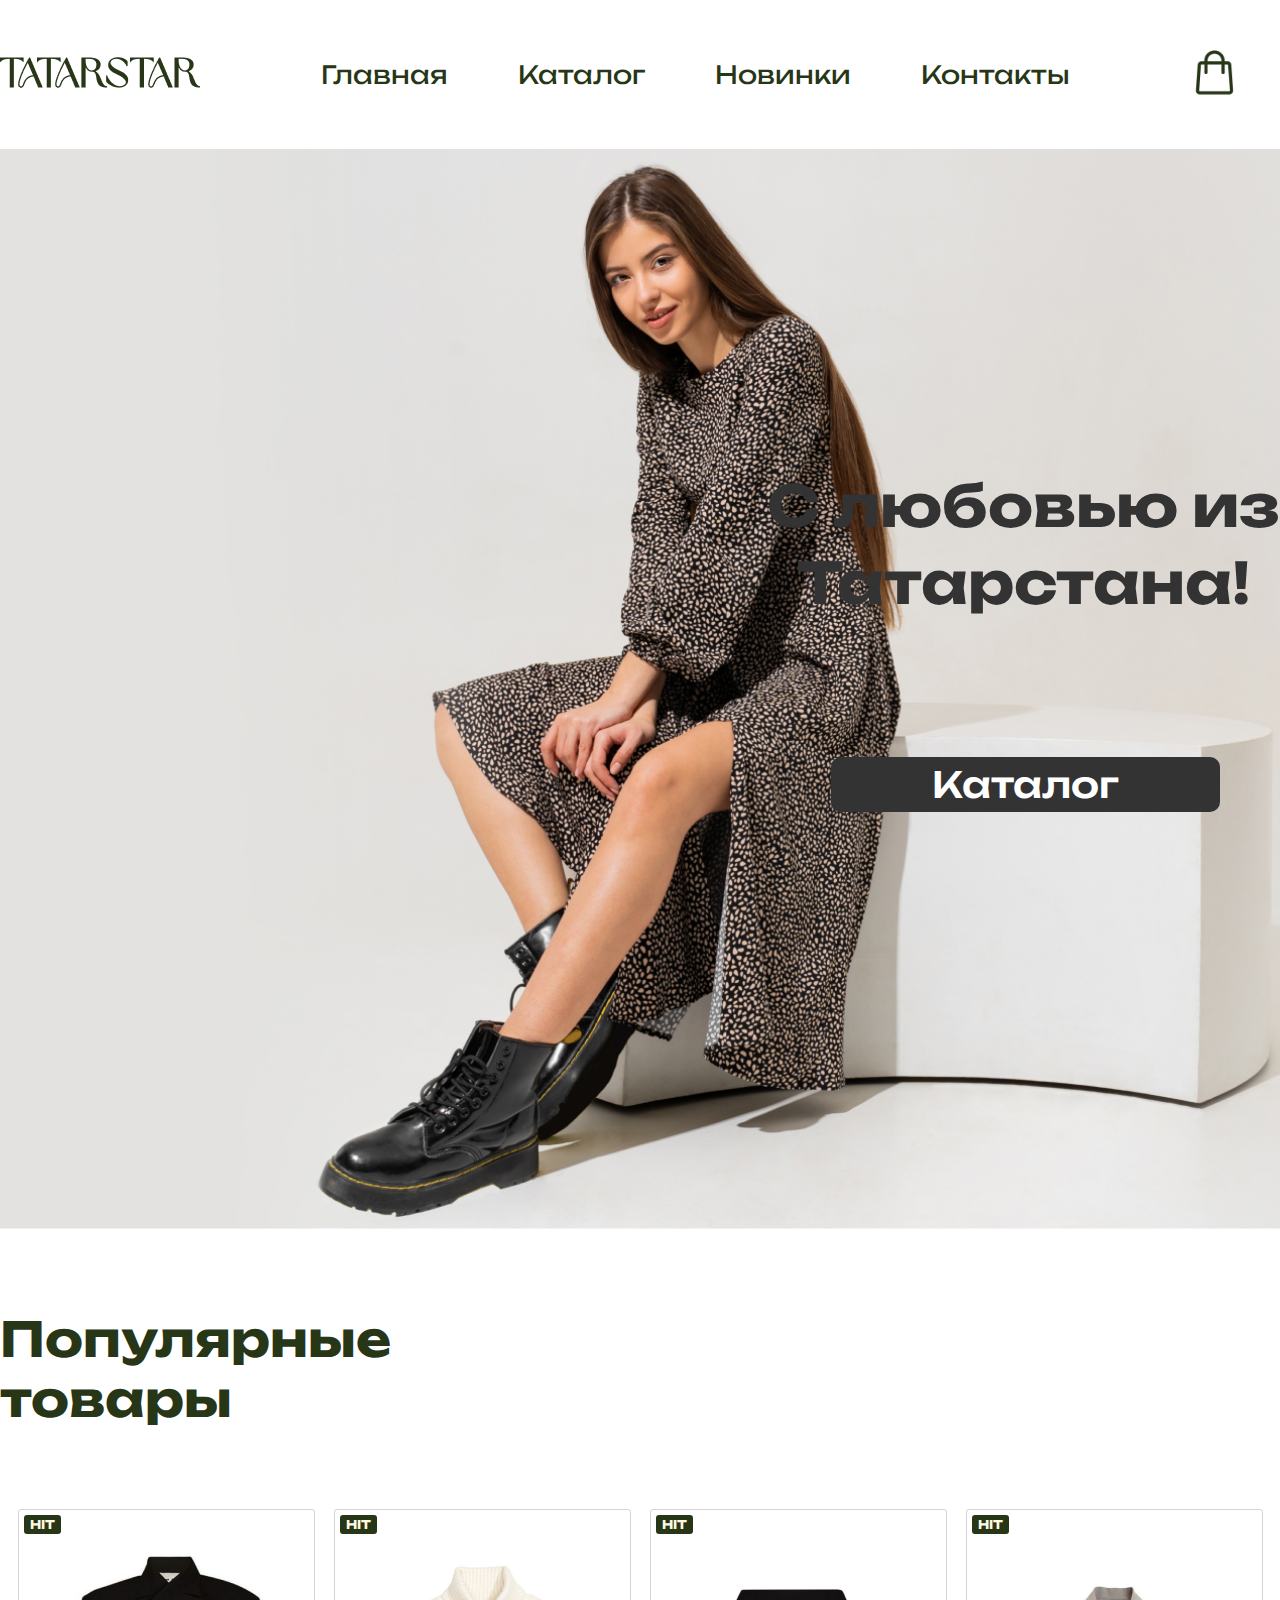
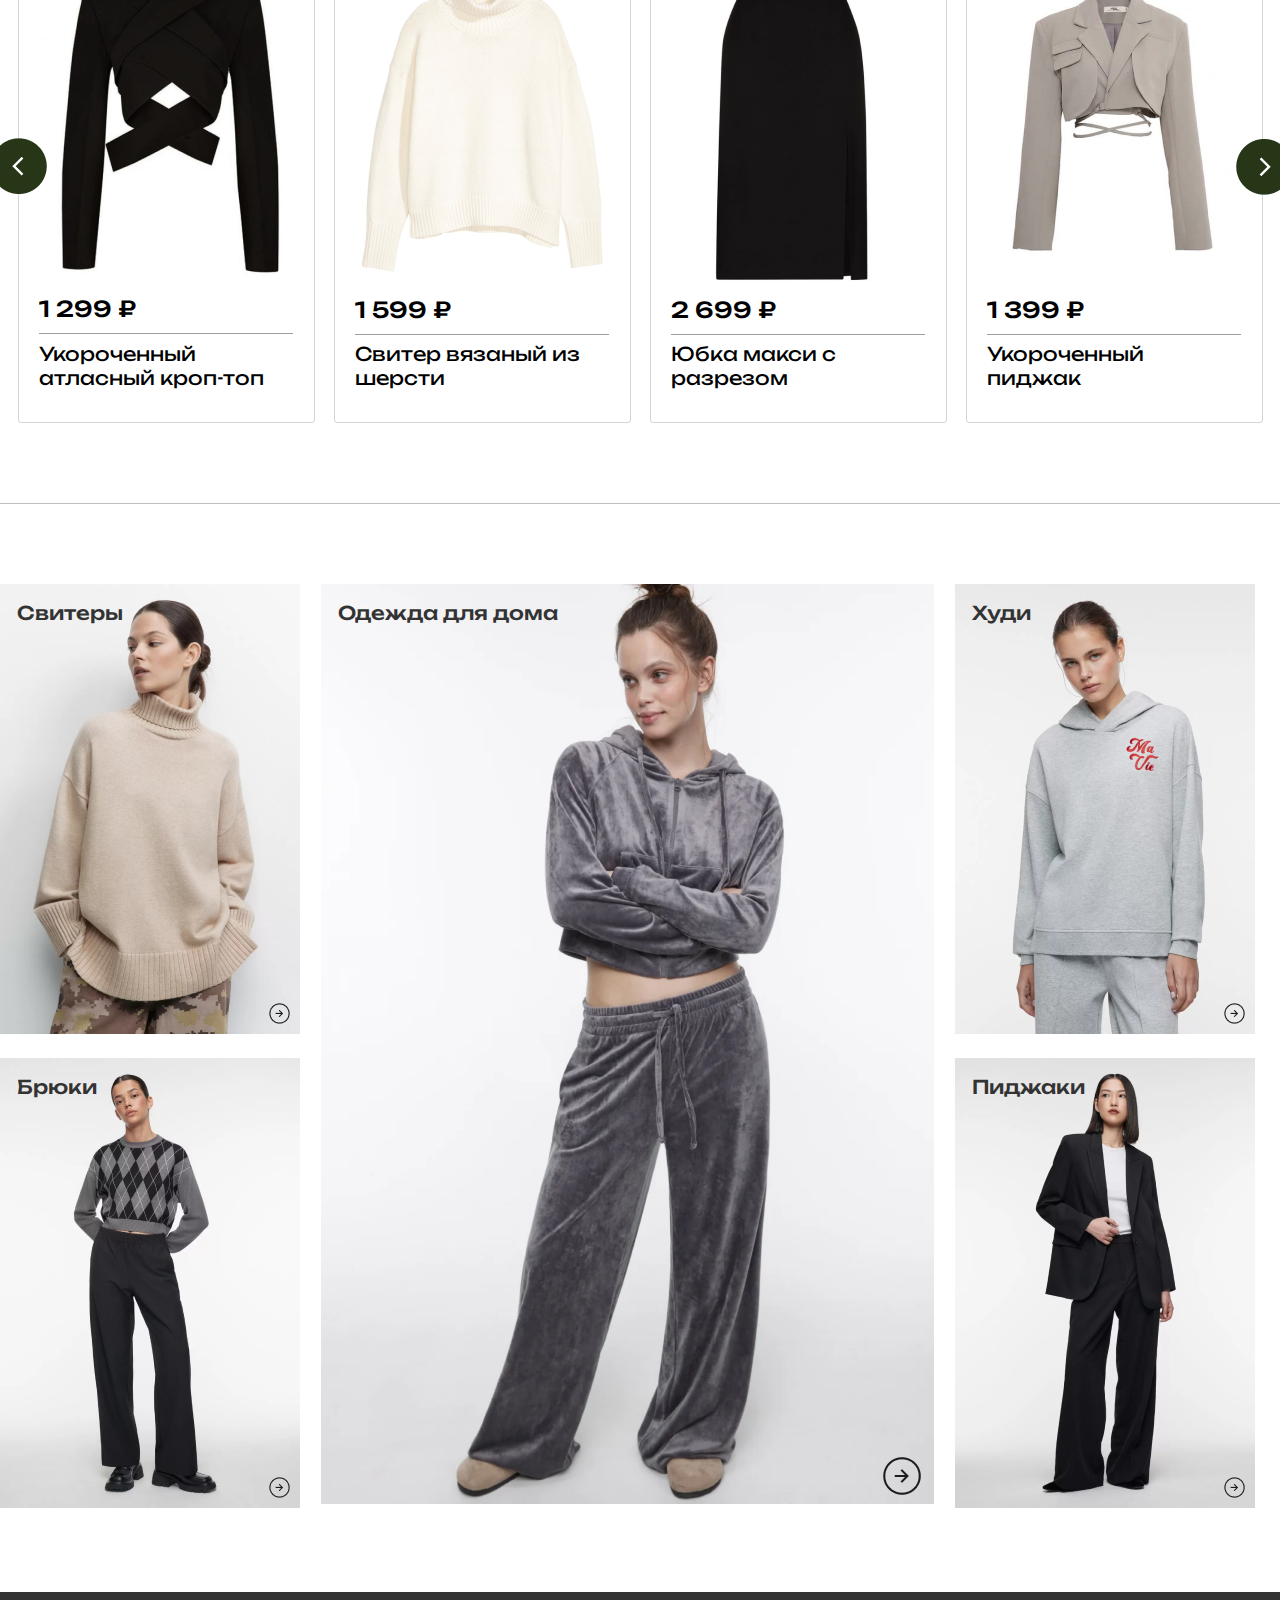
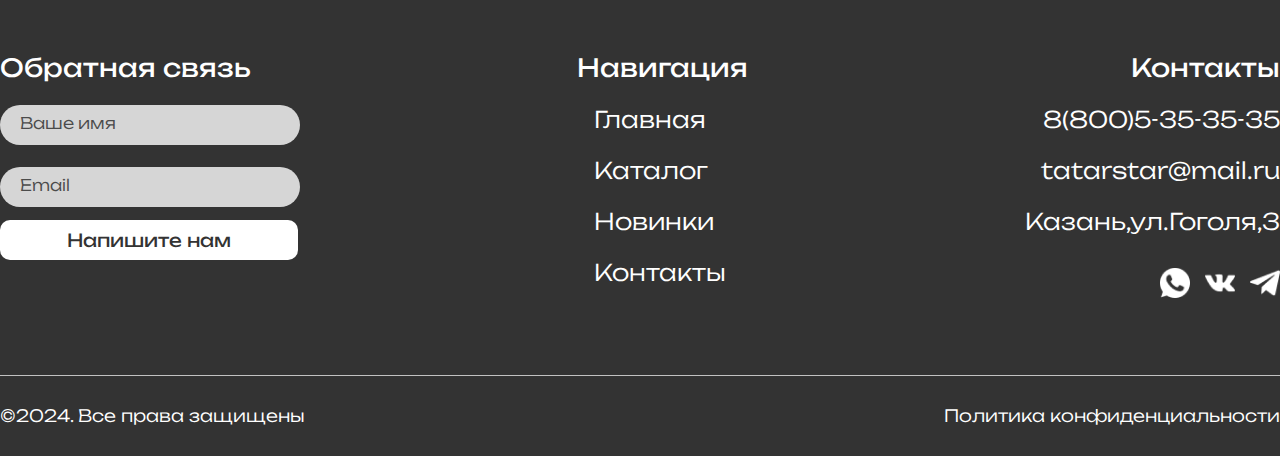
<file: index.html>
<!DOCTYPE html>
<html lang="en">

<head>
    <meta charset="UTF-8">
    <meta name="viewport" content="width=device-width, initial-scale=1.0">
    <link rel="stylesheet" href="https://cdnjs.cloudflare.com/ajax/libs/font-awesome/6.5.1/css/all.min.css"
        integrity="sha512-DTOQO9RWCH3ppGqcWaEA1BIZOC6xxalwEsw9c2QQeAIftl+Vegovlnee1c9QX4TctnWMn13TZye+giMm8e2LwA=="
        crossorigin="anonymous" referrerpolicy="no-referrer" />
    <title>TatarStar</title>
    <link rel="stylesheet" href="assets/css/style.css">
</head>

<body>
    <!-- header start -->
    <header>
        <div class="header-block container">
            <div class="header-logo">
                <img src="assets/image/logo/Tatarstar.jpg" alt="logo">
            </div>
            <div class="header-nav">
                <nav>
                    <a href="index.html">Главная</a>
                    <a href="catalog.html">Каталог</a>
                    <a href="tovar.html">Новинки</a>
                    <a href="#footer">Контакты</a>
                </nav>

            </div>
            <div class="header-icon">
                <a href="korzina.html"><img src="assets/image/header/shopping-bag 1.png" alt=""></a>
            </div>
             <i class="fa-solid fa-bars" style="color: #333333;"></i>
        </div>

    </header>
    <!-- header end -->

    <!-- banner start -->
    <div class="banner">
        <div class="banner-block container">
            <div class="banner-text">
                <h1>С любовью из <br> Татарстана!</h1>
            </div>
            <div class="banner-button">
                <a href="catalog.html" class="btn_banner">Каталог</a>
            </div>
        </div>
    </div>
    <!-- banner end -->

    <!-- popular start -->
    <div class="popular">
        <div class="popular-block container">
            <h2>Популярные <br> товары</h2>
            <div class="popular-cards">
                <div class="popular-card">
                    <img src="assets/image/popular/slider.png" alt="" class="sld sld-1">
                    <img src="assets/image/popular/tovar_1.png" alt="">
                    <div class="label">
                        <a href="#" class="label_icon">HIT</a>
                    </div>
                    <div class="card-info">
                        <h3>1 299 ₽</h3>
                        <div class="str"></div>
                        <h4>Укороченный <br> атласный кроп-топ</h4>
                    </div>
                </div>

                <div class="popular-card none">
                    <img src="assets/image/popular/tovar_2.png" alt="">
                    <div class="label">
                        <a href="#" class="label_icon">HIT</a>
                    </div>
                    <div class="card-info">
                        <h3>1 599 ₽</h3>
                        <div class="str"></div>
                        <h4>Свитер вязаный из <br> шерсти</h4>
                    </div>
                </div>

                <div class="popular-card none">
                    <img src="assets/image/popular/tovar_3.png" alt="">
                    <div class="label">
                        <a href="#" class="label_icon">HIT</a>
                    </div>
                    <div class="card-info">
                        <h3>2 699 ₽</h3>
                        <div class="str"></div>
                        <h4>Юбка макси с <br> разрезом</h4>
                    </div>

                </div>
                <div class="popular-card ">
                    <img src="assets/image/popular/tovar_4.png" alt="">
                    <div class="label">
                        <a href="#" class="label_icon">HIT</a>
                    </div>
                    <div class="card-info">
                        <h3>1 399 ₽</h3>
                        <div class="str"></div>
                        <h4>Укороченный <br> пиджак</h4>
                    </div>
                    <img src="assets/image/popular/sld2.png" alt="" class="sld">
                </div>

            </div>
        </div>
    </div>
    <!-- popular end -->

    <div class="str2"></div>

    <!-- categoria start -->
    <div class="categoria">
        <div class="categoria-block container">

            <div class="categoria-column">
                <div class="card_1">
                    <div class="name">
                        <h4>Свитеры</h4>
                        <img src="assets/image/categoria/ct1.png" alt="" class="cat1">
                        <div class="icon">
                            <a href="catalog.html"> <img src="assets/image/categoria/arrow_circle_right.png" alt=""></a>
                        </div>
                    </div>
                </div>
                <div class="card_2">
                    <div class="name">
                        <h4>Брюки</h4>
                        <img src="assets/image/categoria/ct2.png" alt="" class="cat1">
                        <div class="icon">
                            <a href="catalog.html"> <img src="assets/image/categoria/arrow_circle_right.png" alt=""></a>
                        </div>
                    </div>
                </div>
            </div>

            <div class="categoria-card none">
                <div class="name">
                    <h4>Одежда для дома</h4>
                    <img src="assets/image/categoria/ct3.png" alt="">
                    <div class="icon ">
                        <a href="catalog.html"> <img src="assets/image/categoria/arrow_circle_right1.png" alt=""></a>
                    </div>
                </div>

            </div>
            <div class="categoria-card_3">
                <div class="card_1">
                    <div class="name">
                        <h4>Худи</h4>
                        <img src="assets/image/categoria/ct4.png" alt="" class="cat1">
                        <div class="icon">
                            <a href="catalog.html"> <img src="assets/image/categoria/arrow_circle_right.png" alt=""></a>
                        </div>
                    </div>
                </div>
                <div class="card_2">
                    <div class="name">
                        <h4>Пиджаки</h4>
                        <img src="assets/image/categoria/ct5.png" alt="" class="cat1">
                        <div class="icon">
                            <a href="catalog.html"> <img src="assets/image/categoria/arrow_circle_right.png" alt=""></a>
                        </div>
                    </div>
                </div>
            </div>
        </div>
    </div>
    <!-- categoria end -->

    <!-- footer start -->
    <footer>
        <div class="footer-block container" id="footer">

            <div class="footer-forma">
                <h5>Обратная связь</h5>
                <form class="form_footer">
                    <input class="input_footer" type="text" placeholder="Ваше имя">
                    <input class="input_footer" type="text" placeholder="Email">
                </form>
                <div class="forma_btn">
                    <a href="#" class="btn_forma">Напишите нам</a>
                </div>
            </div>

            <div class="footer-nav">
                <h5>Навигация</h5>
                <div class="nav">
                    <a href="index.html">Главная</a>
                    <a href="catalog.html">Каталог</a>
                    <a href="tovar.html">Новинки</a>
                    <a href="#footer">Контакты</a>
                </div>
            </div>

            <div class="footer-contact">
                <h5>Контакты</h5>
                <p>8(800)5-35-35-35</p>
                <p>tatarstar@mail.ru</p>
                <p>Казань,ул.Гоголя,3</p>
                <div class="row_icon">
                    <img src="assets/image/footer/whatsapp.png" alt="">
                    <img src="assets/image/footer/vk-logo-of-social-network.png" alt="">
                    <img src="assets/image/footer/telegram.png" alt="">
                </div>

            </div>
        </div>
        <div class="str3"></div>
        <div class="info container">
            <p>©2024. Все права защищены</p>
            <p>Политика конфиденциальности</p>
        </div>
    </footer>
    <!-- footer end -->
</body>

</html>
</file>
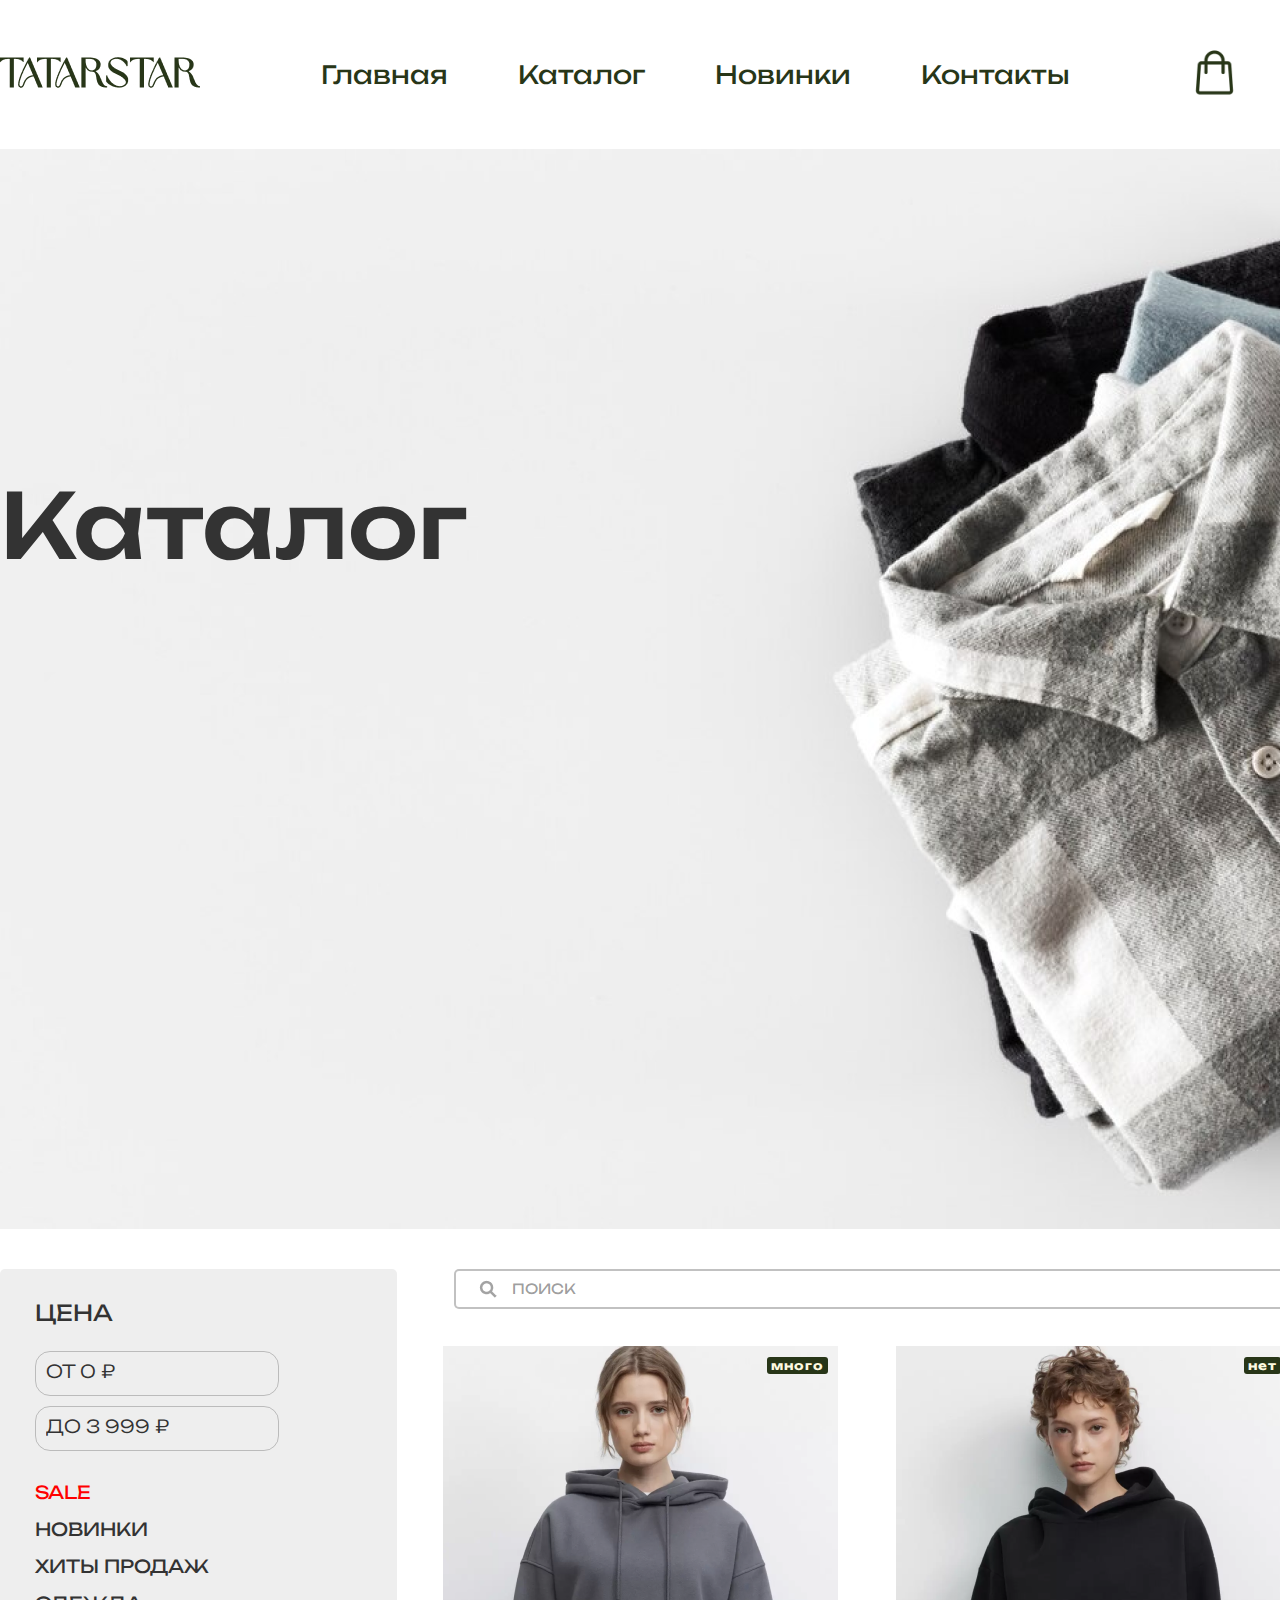
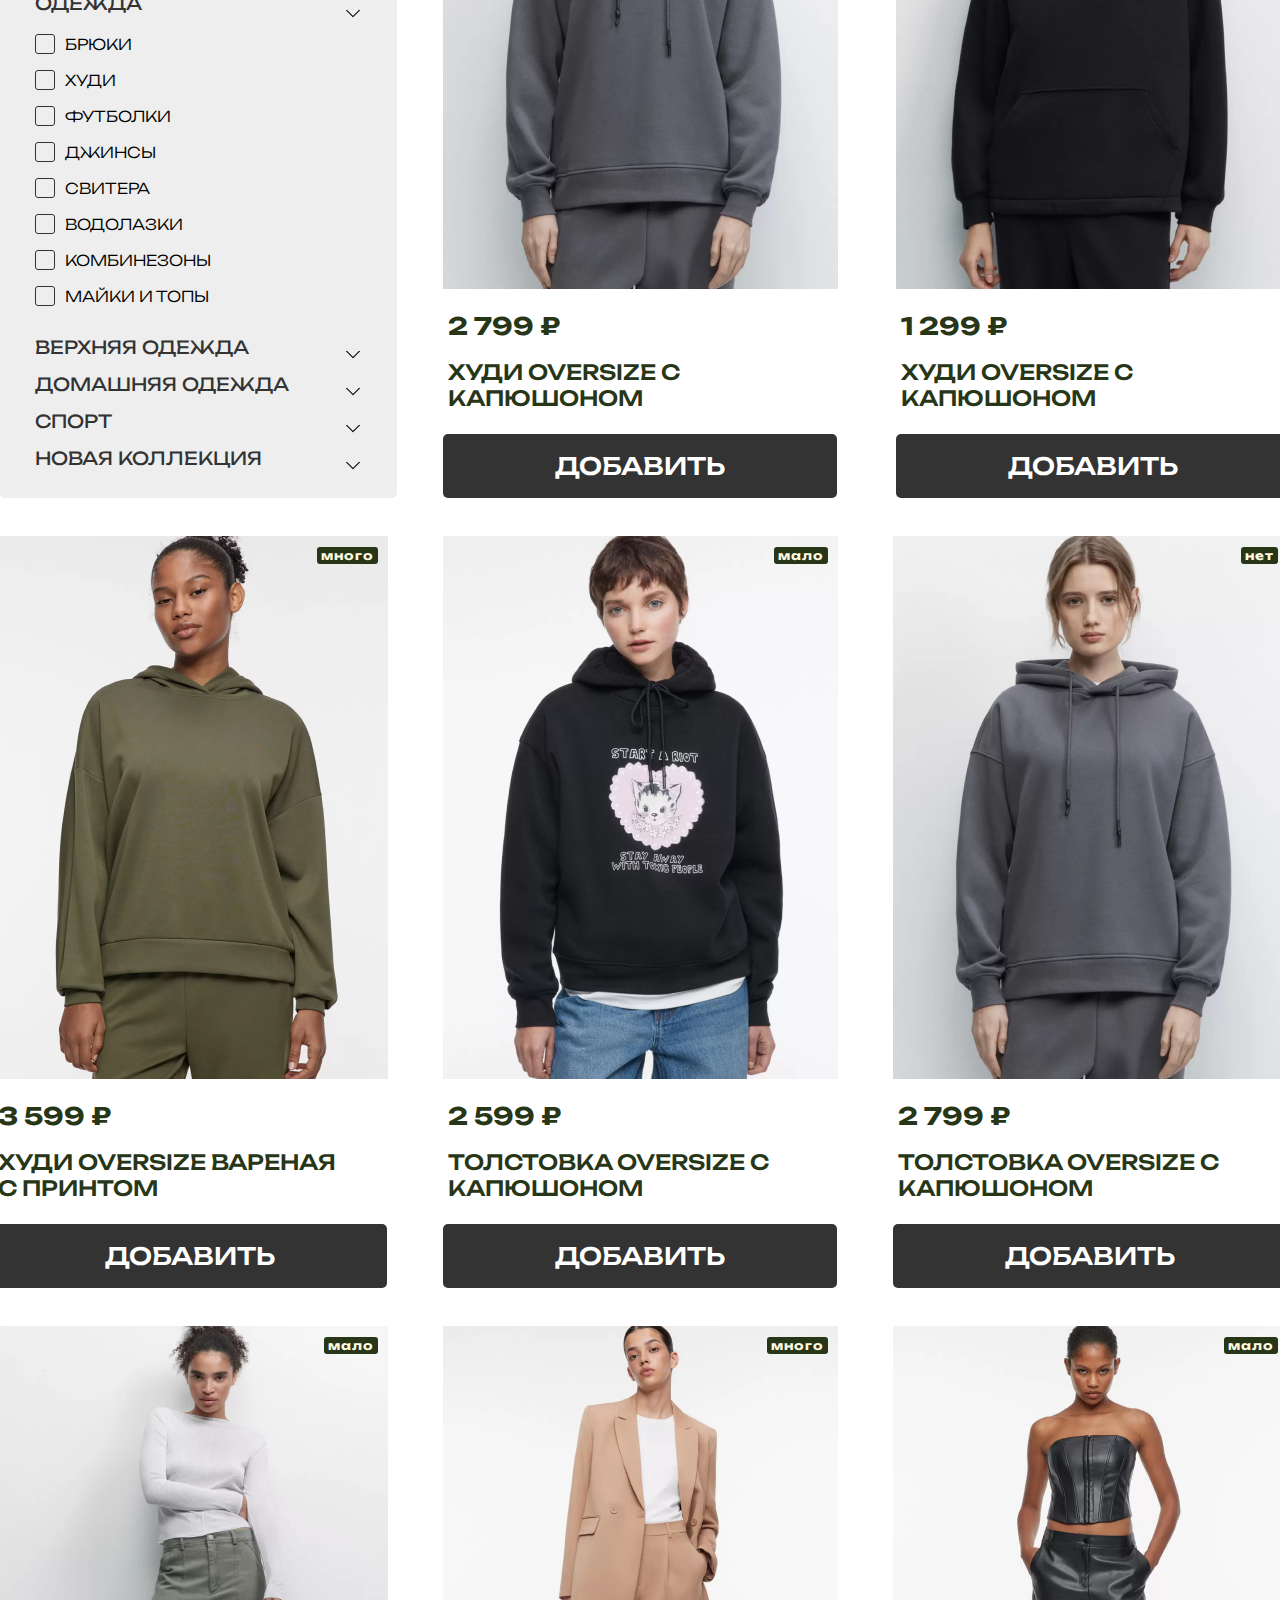
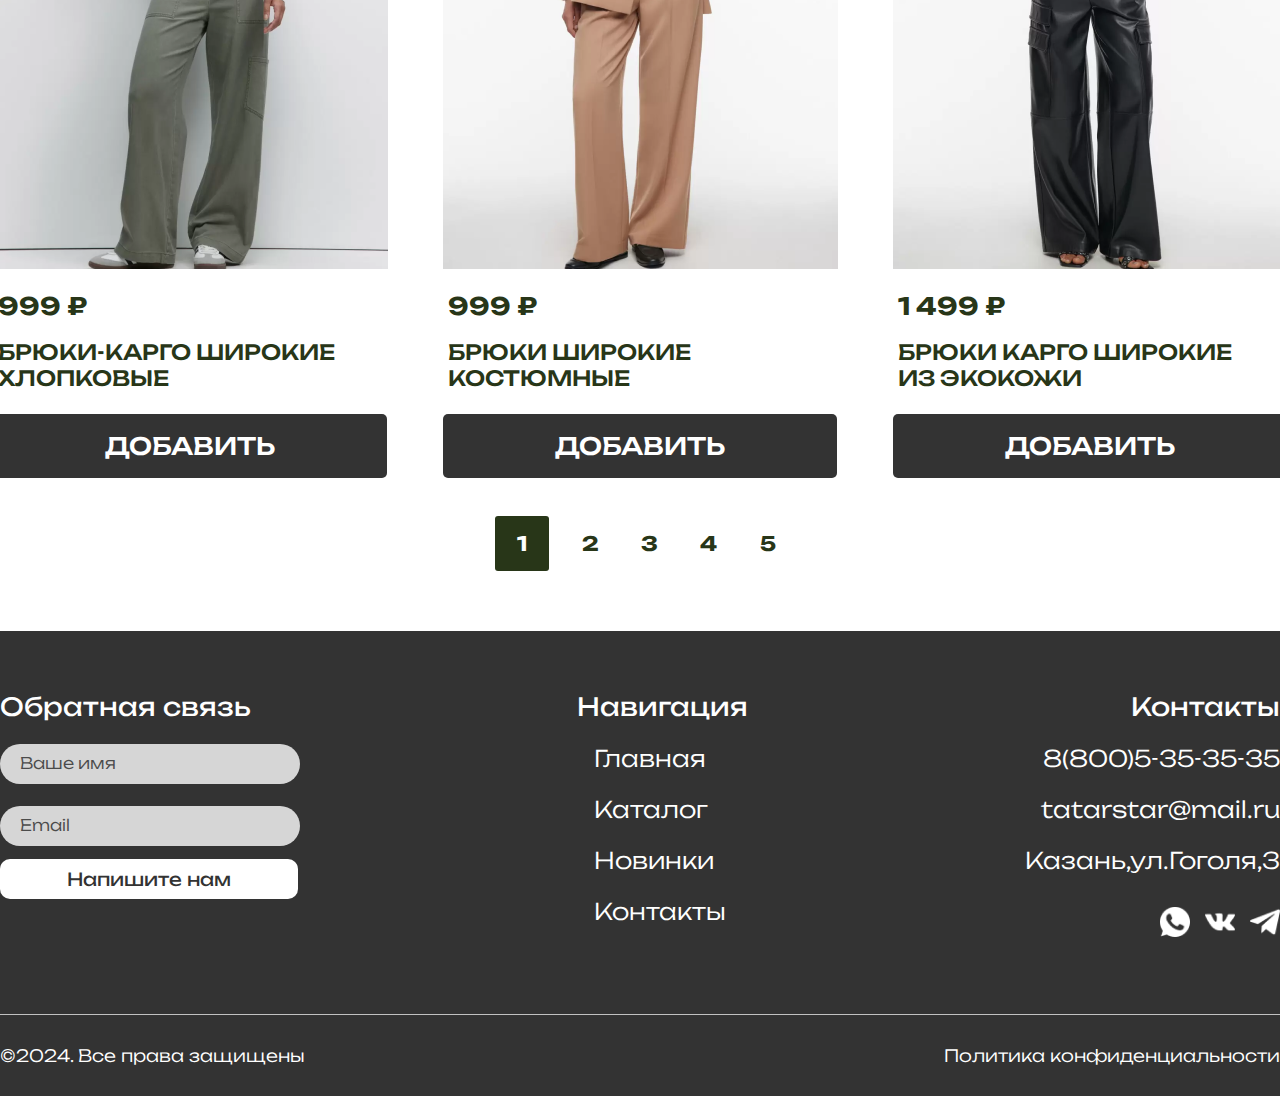
<file: catalog.html>
<!DOCTYPE html>
<html lang="ru">

<head>
    <meta charset="UTF-8">
    <meta name="viewport" content="width=device-width, initial-scale=1.0">
    <link rel="stylesheet" href="https://cdnjs.cloudflare.com/ajax/libs/font-awesome/6.5.1/css/all.min.css"
        integrity="sha512-DTOQO9RWCH3ppGqcWaEA1BIZOC6xxalwEsw9c2QQeAIftl+Vegovlnee1c9QX4TctnWMn13TZye+giMm8e2LwA=="
        crossorigin="anonymous" referrerpolicy="no-referrer" />
    <link rel="stylesheet" href="assets/css/style.css">
    <title>TatarStar</title>
</head>

<body>
    <!-- header start -->
    <header>
        <div class="header-block container">
            <div class="header-logo">
                <img src="assets/image/logo/Tatarstar.jpg" alt="logo">
            </div>
            <div class="header-nav">
                <nav>
                    <a href="index.html">Главная</a>
                    <a href="catalog.html">Каталог</a>
                    <a href="tovar.html">Новинки</a>
                    <a href="#footer">Контакты</a>
                </nav>
            </div>
            <div class="header-icon">
                <a href="korzina.html"><img src="assets/image/header/shopping-bag 1.png" alt=""></a>
            </div>
            <i class="fa-solid fa-bars" style="color: #333333;"></i>
        </div>
    </header>
    <!-- header end -->

    <!-- banner catalog start -->
    <div class="banner-catalog">
        <div class="banner-catalog-block container">
            <h2>Каталог</h2>
        </div>
    </div>
    <!-- banner-catalog end -->

    <div class="container">

        <!-- filter start -->
        <div class="filter container">
            <div class="price_fil">
                <h5>Цена</h5>
                <form action="" class="form_price">
                    <input class="input_fil" type="number" placeholder="от 0 ₽">
                    <input class="input_fil" type="number" placeholder="до 3 999 ₽">
                </form>
            </div>
            <h4><span class="span_fil">SALE</span></h4>
            <h4>Новинки</h4>
            <h4>Хиты продаж</h4>
            <div class="name_cat">
                <h4>Одежда</h4> <img src="assets/image/catalog/arrow_back_ios.png" alt="">
            </div>
            <div class="name_cat_2">
                <label class="custom-checkbox">
                    <input class="hidden-checkbox" type="checkbox">
                    <div class="checkbox">
                    </div>
                    <h6>Брюки</h6>
                </label>

                <label class="custom-checkbox">
                    <input class="hidden-checkbox" type="checkbox">
                    <div class="checkbox">
                    </div>
                    <h6>Худи</h6>
                </label>

                <label class="custom-checkbox">
                    <input class="hidden-checkbox" type="checkbox">
                    <div class="checkbox">
                    </div>
                    <h6>Футболки</h6>
                </label>

                <label class="custom-checkbox">
                    <input class="hidden-checkbox" type="checkbox">
                    <div class="checkbox">
                    </div>
                    <h6>Джинсы</h6>
                </label>

                <label class="custom-checkbox">
                    <input class="hidden-checkbox" type="checkbox">
                    <div class="checkbox">
                    </div>
                    <h6>Свитера</h6>
                </label>

                <label class="custom-checkbox">
                    <input class="hidden-checkbox" type="checkbox">
                    <div class="checkbox">
                    </div>
                    <h6>Водолазки</h6>
                </label>

                <label class="custom-checkbox">
                    <input class="hidden-checkbox" type="checkbox">
                    <div class="checkbox">
                    </div>
                    <h6>Комбинезоны</h6>
                </label>

                <label class="custom-checkbox">
                    <input class="hidden-checkbox" type="checkbox">
                    <div class="checkbox">
                    </div>
                    <h6>Майки и топы</h6>
                </label>
            </div>

            <div class="name_cat">
                <h5>Верхняя одежда</h5> <img src="assets/image/catalog/arrow_back_ios.png" alt="">
            </div>

            <div class="name_cat">
                <h5>Домашняя одежда</h5> <img src="assets/image/catalog/arrow_back_ios.png" alt="">
            </div>

            <div class="name_cat">
                <h5>спорт</h5> <img src="assets/image/catalog/arrow_back_ios.png" alt="">
            </div>

            <div class="name_cat">
                <h5>Новая коллекция</h5> <img src="assets/image/catalog/arrow_back_ios.png" alt="">
            </div>
        </div>


        <!-- filter end -->

        <!-- search start -->
        <div class="block">
            <div class="search">
                <form class="search_form">
                    <img class="img" src="assets/image/catalog/frame_inspect.png" alt="">
                    <input class="input_search" type="text" placeholder="Поиск">
                </form>
            </div>
            <div class="not_none">
                <img src="assets/image/catalog/tune.png" alt="">
                <h4>Фильтр</h4>
            </div>
            <div class="catalog_cards_1">
                <div class="catalog-card">
                    <div class="label-cat">
                        <h6>много</h6>
                    </div>
                    <img src="assets/image/catalog/image37.png" alt="">
                    <h4>2 799 ₽</h4>
                    <h5>худи oversize с <br> капюшоном</h5>
                    <div class="card-btn">
                        <a href="#" class="btn-card">Добавить</a>
                    </div>
                </div>
                <div class="catalog-card w-187">
                    <div class="label-cat">
                        <h6>нет</h6>
                    </div>
                    <img src="assets/image/catalog/image48.png" alt="">
                    <h4>1 299 ₽</h4>
                    <h5>худи oversize с <br> капюшоном</h5>
                    <div class="card-btn">
                        <a href="#" class="btn-card">Добавить</a>
                    </div>
                </div>
            </div>
        </div>

        <!-- search end -->

        <!-- catalog start -->
        <div class="catalog-block">
            <div class="catalog_cards_2">
                <div class="catalog-card">
                    <div class="label-cat">
                        <h6>много</h6>
                    </div>
                    <img src="assets/image/catalog/image39.png" alt="">
                    <h4>3 599 ₽</h4>
                    <h5>худи oversize вареная <br> с принтом</h5>
                    <div class="card-btn">
                        <a href="#" class="btn-card">Добавить</a>
                    </div>
                </div>
                <div class="catalog-card">
                    <div class="label-cat">
                        <h6>мало</h6>
                    </div>
                    <img src="assets/image/catalog/image38.png" alt="">
                    <h4>2 599 ₽</h4>
                    <h5>толстовка oversize с <br> капюшоном</h5>
                    <div class="card-btn">
                        <a href="#" class="btn-card">Добавить</a>
                    </div>
                </div>
                <div class="catalog-card none">
                    <div class="label-cat">
                        <h6>нет</h6>
                    </div>
                    <img src="assets/image/catalog/image37.png" alt="">
                    <h4>2 799 ₽</h4>
                    <h5>толстовка oversize с <br> капюшоном</h5>
                    <div class="card-btn">
                        <a href="#" class="btn-card">Добавить</a>
                    </div>
                </div>
            </div>

            <div class="catalog_cards_3">
                <div class="catalog-card">
                    <div class="label-cat">
                        <h6>мало</h6>
                    </div>
                    <img src="assets/image/catalog/image44.png" alt="">
                    <h4>999 ₽</h4>
                    <h5>брюки-карго широкие <br> хлопковые</h5>
                    <div class="card-btn">
                        <a href="#" class="btn-card">Добавить</a>
                    </div>
                </div>
                <div class="catalog-card">
                    <div class="label-cat">
                        <h6>много</h6>
                    </div>
                    <img src="assets/image/catalog/image45.png" alt="">
                    <h4>999 ₽</h4>
                    <h5>брюки широкие <br> костюмные</h5>
                    <div class="card-btn">
                        <a href="#" class="btn-card">Добавить</a>
                    </div>
                </div>
                <div class="catalog-card none">
                    <div class="label-cat">
                        <h6>мало</h6>
                    </div>
                    <img src="assets/image/catalog/image46.png" alt="">
                    <h4>1 499 ₽</h4>
                    <h5>брюки карго широкие <br> из экокожи </h5>
                    <div class="card-btn">
                        <a href="#" class="btn-card">Добавить</a>
                    </div>
                </div>
            </div>
        </div>
        <!-- пагинация -->
        <div class="number-block container">
            <div class="item1">1</div>
            <div class="item">2</div>
            <div class="item">3</div>
            <div class="item">4</div>
            <div class="item">5</div>
        </div>
        <!-- пагинация -->
    </div>
    <!-- catalog end -->

    <!-- footer start -->
    <footer>
        <div class="footer-block container">

            <div class="footer-forma">
                <h5>Обратная связь</h5>
                <form class="form_footer">
                    <input class="input_footer" type="text" placeholder="Ваше имя">
                    <input class="input_footer" type="text" placeholder="Email">
                </form>
                <div class="forma_btn">
                    <a href="#" class="btn_forma">Напишите нам</a>
                </div>
            </div>

            <div class="footer-nav">
                <h5>Навигация</h5>
                <div class="nav">
                    <a href="index.html">Главная</a>
                    <a href="catalog.html">Каталог</a>
                    <a href="tovar.html">Новинки</a>
                    <a href="#footer">Контакты</a>
                </div>
            </div>

            <div class="footer-contact">
                <h5>Контакты</h5>
                <p>8(800)5-35-35-35</p>
                <p>tatarstar@mail.ru</p>
                <p>Казань,ул.Гоголя,3</p>
                <div class="row_icon">
                    <img src="assets/image/footer/whatsapp.png" alt="">
                    <img src="assets/image/footer/vk-logo-of-social-network.png" alt="">
                    <img src="assets/image/footer/telegram.png" alt="">
                </div>

            </div>
        </div>
        <div class="str3"></div>
        <div class="info container">
            <p>©2024. Все права защищены</p>
            <p>Политика конфиденциальности</p>
        </div>
    </footer>
    <!-- footer end -->



</body>

</html>
</file>
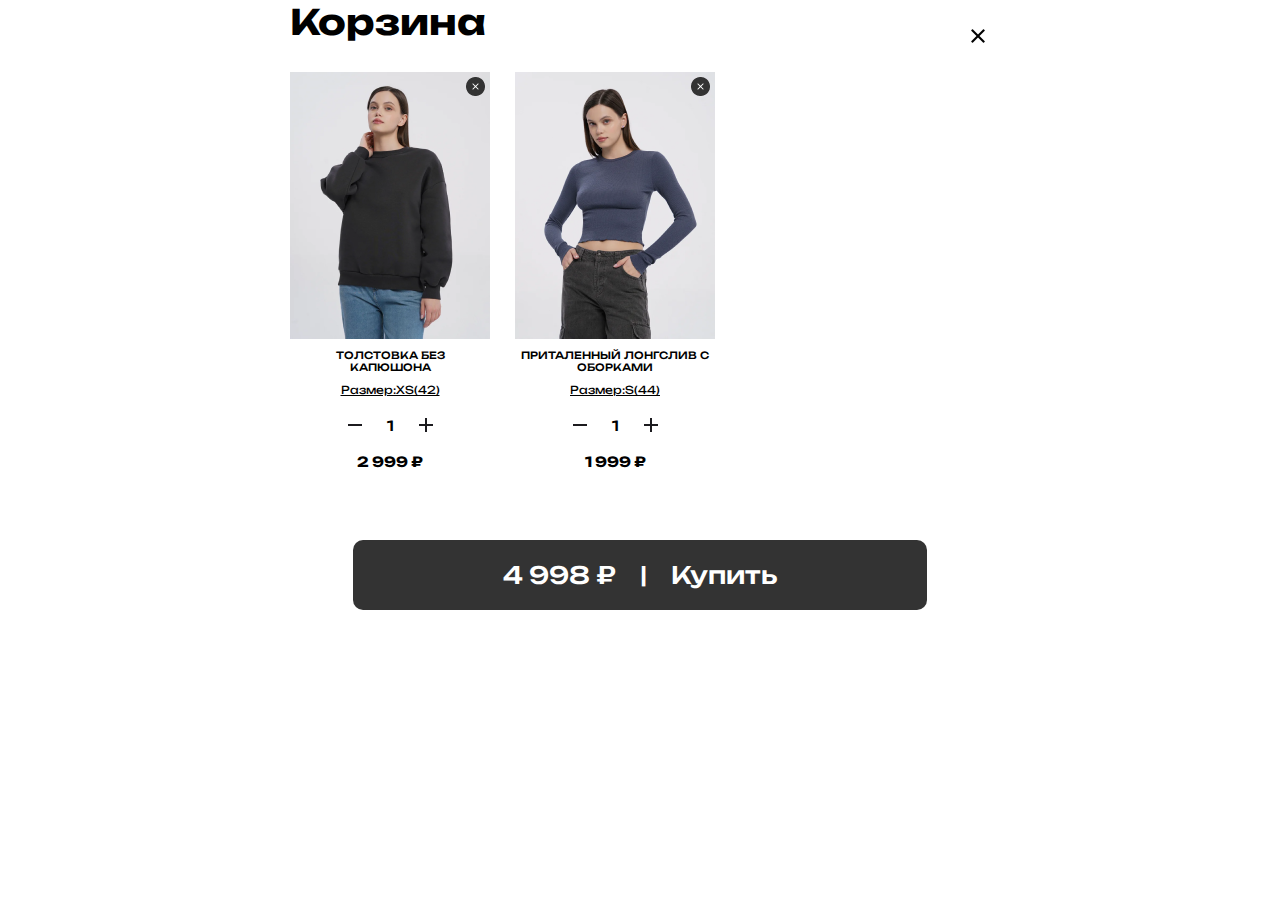
<file: korzina.html>
<!DOCTYPE html>
<html lang="ru">

<head>
    <meta charset="UTF-8">
    <meta name="viewport" content="width=device-width, initial-scale=1.0">
    <title>TatarStar</title>
    <link rel="stylesheet" href="assets/css/style.css">
</head>

<body>
    <section>
        <div class="container2">
            <div class="top">
                <h3>Корзина</h3>
                <img src="assets/image/korzina/close.png" alt="">
            </div>
            <div class="tovar-cards">
                <div class="tovar-card">
                  <div class="close">
                    <a href="#">  <img src="assets/image/korzina/close2.png" alt=""></a>
                    </div>
                    <img src="assets/image/korzina/image25.png" alt="" class="img_card">
                    <h4>ТОЛСТОВКА БЕЗ <br> КАПЮШОНА</h4>
                    <h5>Размер:XS(42)</h5>
                    <div class="kol-vo">
                        <img src="assets/image/korzina/minus.png" alt="">
                        <p>1</p>
                        <img src="assets/image/korzina/plus.png" alt="">
                    </div>
                    <h6>2 999 ₽</h6>
                </div>

                <div class="tovar-card">
                  <div class="close">
                    <a href="#">  <img src="assets/image/korzina/close2.png" alt=""></a>
                    </div>
                    <img src="assets/image/korzina/image26.png" alt="" class="img_card">
                    <h4>ПРИТАЛЕННЫЙ ЛОНГСЛИВ С <br> ОБОРКАМИ</h4>
                    <h5>Размер:S(44)</h5>
                    <div class="kol-vo">
                        <img src="assets/image/korzina/minus.png" alt="">
                        <p>1</p>
                        <img src="assets/image/korzina/plus.png" alt="">
                    </div>
                    <h6>1 999 ₽</h6>
                </div>
            </div>
            <div class="korzina-btn">
                <a href="#" class="btn_korzina">4 998 ₽  &nbsp;&nbsp;&nbsp;|&nbsp;&nbsp;&nbsp; Купить</a>
            </div>
        </div>
    </section>

</body>

</html>
</file>
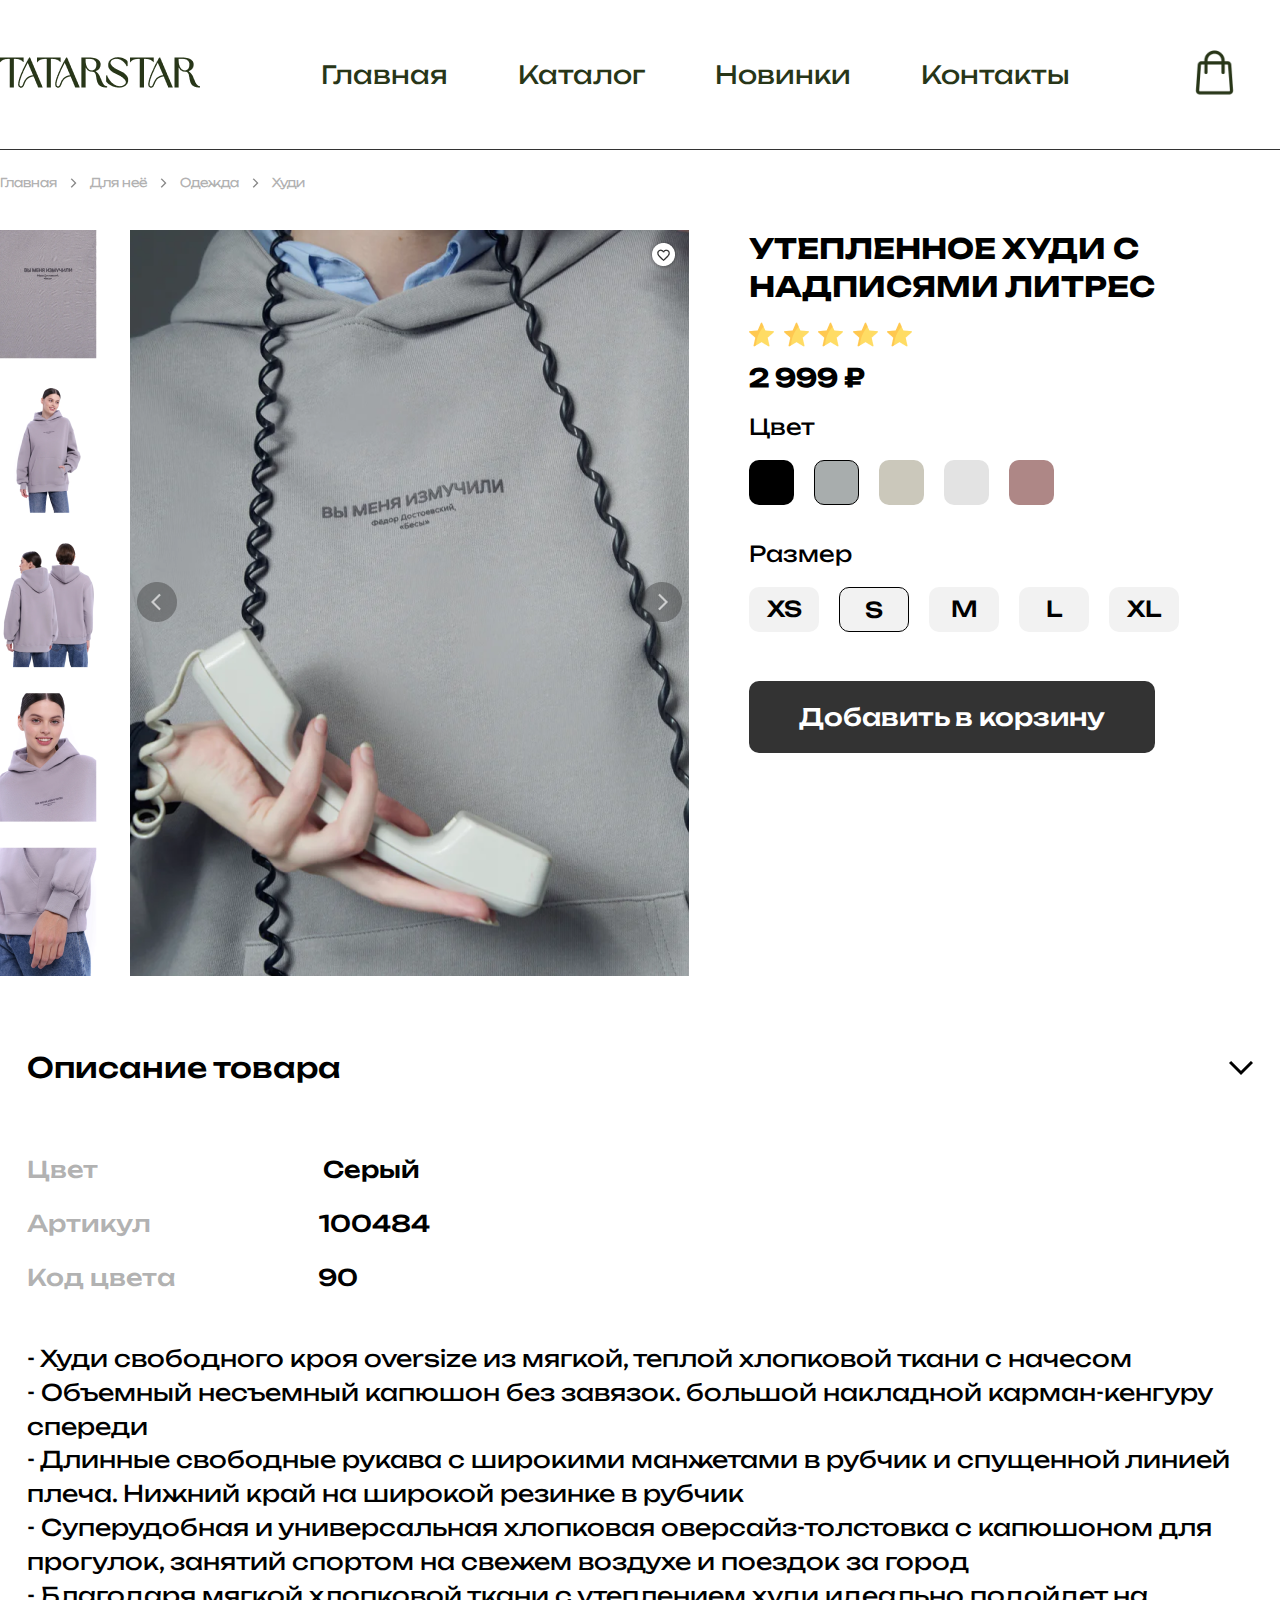
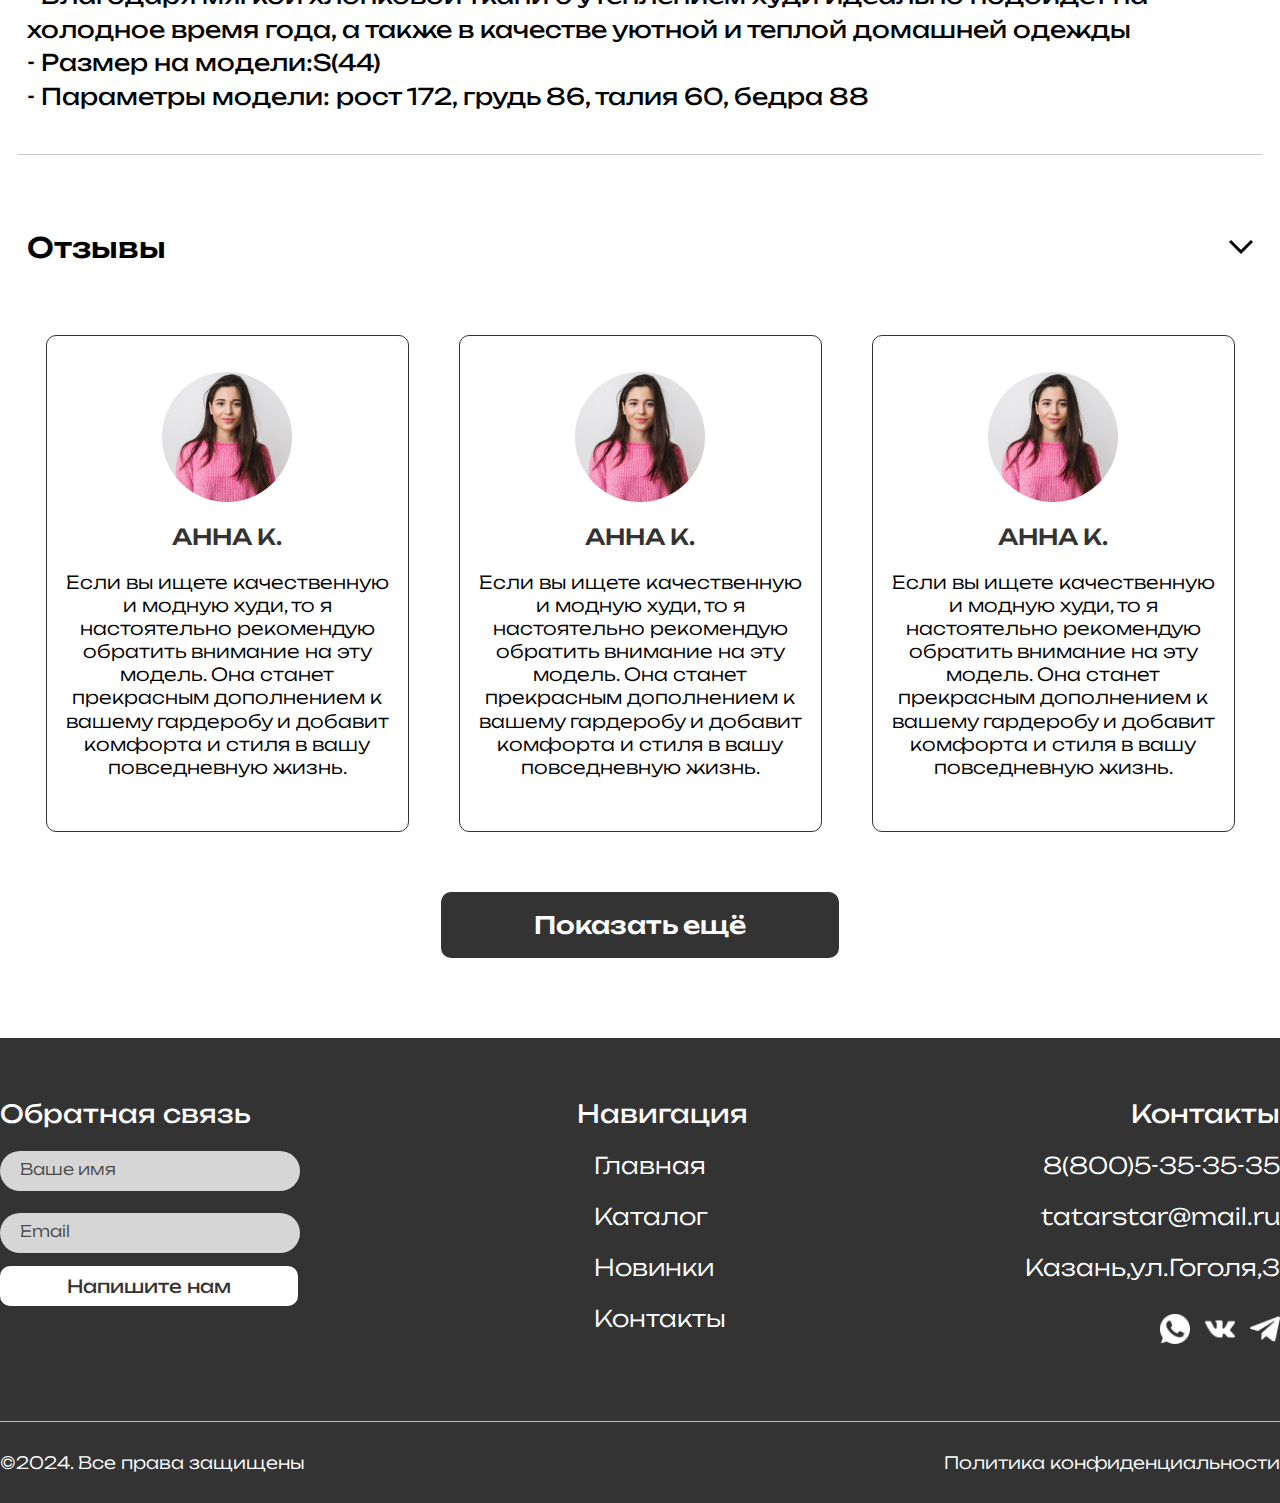
<file: tovar.html>
<!DOCTYPE html>
<html lang="ru">

<head>
    <meta charset="UTF-8">
    <meta name="viewport" content="width=device-width, initial-scale=1.0">
    <link rel="stylesheet" href="https://cdnjs.cloudflare.com/ajax/libs/font-awesome/6.5.1/css/all.min.css"
    integrity="sha512-DTOQO9RWCH3ppGqcWaEA1BIZOC6xxalwEsw9c2QQeAIftl+Vegovlnee1c9QX4TctnWMn13TZye+giMm8e2LwA=="
    crossorigin="anonymous" referrerpolicy="no-referrer" />
    <link rel="stylesheet" href="assets/css/style.css">
    <title>TatarStar</title>
</head>

<body>
    <!-- header start -->
    <header>
        <div class="header-block container">
            <div class="header-logo">
                <img src="assets/image/logo/Tatarstar.jpg" alt="logo">
            </div>
            <div class="header-nav">
                <nav>
                    <a href="index.html">Главная</a>
                    <a href="catalog.html">Каталог</a>
                    <a href="tovar.html">Новинки</a>
                    <a href="#footer">Контакты</a>
                </nav>
            </div>
            <div class="header-icon">
                <a href="korzina.html"><img src="assets/image/header/shopping-bag 1.png" alt=""></a>
            </div>
            <i class="fa-solid fa-bars" style="color: #333333;"></i>
        </div>
    </header>
    <!-- header end -->
    <div class="str4 none"></div>
    <!-- хлебные крошки начало -->
    <div class="way container none">
        <p>Главная</p>
        <img src="assets/image/tovar/arrow_forward_ios.png" alt="">
        <p>Для неё</p>
        <img src="assets/image/tovar/arrow_forward_ios.png" alt="">
        <p>Одежда</p>
        <img src="assets/image/tovar/arrow_forward_ios.png" alt="">
        <p>Худи</p>
    </div>
    <!-- хлебные крошки конец -->
    <!-- card tovar start -->
    <div class="tovar-block container">
        <div class="column-img none">
            <div class="colimg">
                <img src="assets/image/tovar/image16.png" alt="">
            </div>
            <div class="colimg">
                <img src="assets/image/tovar/image17.png" alt="">
            </div>
            <div class="colimg">
                <img src="assets/image/tovar/image18.png" alt="">
            </div>
            <div class="colimg">
                <img src="assets/image/tovar/image19.png" alt="">
            </div>
            <div class="colimg">
                <img src="assets/image/tovar/image20.png" alt="">
            </div>
        </div>

        <div class="center-img">
            <div class="favorites">
                <img src="assets/image/tovar/Group19.png" alt="">
            </div>
            <div class="slaider1 none">
                <img src="assets/image/tovar/Group10.png" alt="">
            </div>
            <div class="slaider2 none">
                <img src="assets/image/tovar/Group9.png" alt="">
            </div>
            <img src="assets/image/tovar/image.png" alt="">
        </div>
        <img src="assets/image/Group14.png" alt="" class="not_none_1">
        <div class="tovar-info">
            <h2>УТЕПЛЕННОЕ ХУДИ С <br> НАДПИСЯМИ ЛИТРЕС</h2>
            <div class="rating">
                <img src="assets/image/tovar/Star.png" alt="">
                <img src="assets/image/tovar/Star.png" alt="">
                <img src="assets/image/tovar/Star.png" alt="">
                <img src="assets/image/tovar/Star.png" alt="">
                <img src="assets/image/tovar/Star.png" alt="">
            </div>
            <h4>2 999 ₽</h4>
            <h5>Цвет</h5>
            <div class="color">
                <div class="square black"></div>
                <div class="square2 grey"></div>
                <div class="square beige"></div>
                <div class="square white"></div>
                <div class="square pink"></div>
            </div>
            <h5>Размер</h5>
            <div class="size">
                <div class="siz">XS</div>
                <div class="siz border">S</div>
                <div class="siz">M</div>
                <div class="siz">L</div>
                <div class="siz">XL</div>
            </div>
            <div class="tovar_btn">
                <a href="#" class="btn_tovar">Добавить в корзину</a>
            </div>

        </div>
    </div>
    <!-- card tovar start -->

    <!-- description tovar start -->
    <div class="description-tovar container">
        <div class="zagolovok">
            <h4>Описание товара</h4>
            <img src="assets/image/tovar/arrow_back_ios.png" alt="">
        </div>
        <div class="list-descrip none">
            <div class="list-desc_1 none">
                <h4>Цвет</h4>
                <h5>Серый</h5>
            </div>
            <div class="list-desc_2 none">
                <h4>Артикул</h4>
                <h5>100484</h5>
            </div>
            <div class="list-desc_3 none">
                <h4>Код цвета</h4>
                <h5>90</h5>
            </div>
        </div>
        <p>- Худи свободного кроя oversize из мягкой, теплой хлопковой ткани с начесом</p>
        <p>- Объемный несъемный капюшон без завязок. большой накладной карман-кенгуру спереди</p>
        <p>- Длинные свободные рукава с широкими манжетами в рубчик и спущенной линией плеча. Нижний край на широкой
            резинке в рубчик</p>
        <p>- Суперудобная и универсальная хлопковая оверсайз-толстовка с капюшоном для прогулок, занятий спортом на
            свежем воздухе и поездок за город</p>
        <p>- Благодаря мягкой хлопковой ткани с утеплением худи идеально подойдет на холодное время года, а также в
            качестве уютной и теплой домашней одежды</p>
        <p>- Размер на модели:S(44)</p>
        <p>- Параметры модели: рост 172, грудь 86, талия 60, бедра 88</p>
    </div>
    <!-- description tovar end-->
    <div class="str5 container"></div>
    <!-- comment start -->
    <div class="comment-block container">
        <div class="zagolovok">
            <h4>Отзывы</h4>
            <img src="assets/image/tovar/arrow_back_ios.png" alt="">
        </div>
        <div class="comment-cards none">
            <div class="comment-card">
                <img src="assets/image/tovar/image21.png" alt="">
                <h4>АННА К.</h4>
                <p> Если вы ищете качественную и модную худи, то я настоятельно рекомендую обратить внимание на эту
                    модель. Она станет прекрасным дополнением к вашему гардеробу и добавит комфорта и стиля в вашу
                    повседневную жизнь.</p>
            </div>
            <div class="comment-card_2">
                <img src="assets/image/tovar/image21.png" alt="">
                <h4>АННА К.</h4>
                <p> Если вы ищете качественную и модную худи, то я настоятельно рекомендую обратить внимание на эту
                    модель. Она станет прекрасным дополнением к вашему гардеробу и добавит комфорта и стиля в вашу
                    повседневную жизнь.</p>
            </div>
            <div class="comment-card_2">
                <img src="assets/image/tovar/image21.png" alt="">
                <h4>АННА К.</h4>
                <p> Если вы ищете качественную и модную худи, то я настоятельно рекомендую обратить внимание на эту
                    модель. Она станет прекрасным дополнением к вашему гардеробу и добавит комфорта и стиля в вашу
                    повседневную жизнь.</p>
            </div>
        </div>
        <div class="comment-btn">
            <a href="#" class="btn-comment">Показать ещё</a>
        </div>
    </div>
    <!-- comment end -->
    
    <!-- footer start -->
    <footer>
        <div class="footer-block container" id="footer">

            <div class="footer-forma">
                <h5>Обратная связь</h5>
                <form class="form_footer">
                    <input class="input_footer" type="text" placeholder="Ваше имя">
                    <input class="input_footer" type="text" placeholder="Email">
                </form>
                <div class="forma_btn">
                    <a href="#" class="btn_forma">Напишите нам</a>
                </div>
            </div>

            <div class="footer-nav">
                <h5>Навигация</h5>
                <div class="nav">
                    <a href="index.html">Главная</a>
                    <a href="catalog.html">Каталог</a>
                    <a href="tovar.html">Новинки</a>
                    <a href="#footer">Контакты</a>
                </div>
            </div>

            <div class="footer-contact">
                <h5>Контакты</h5>
                <p>8(800)5-35-35-35</p>
                <p>tatarstar@mail.ru</p>
                <p>Казань,ул.Гоголя,3</p>
                <div class="row_icon">
                    <img src="assets/image/footer/whatsapp.png" alt="">
                    <img src="assets/image/footer/vk-logo-of-social-network.png" alt="">
                    <img src="assets/image/footer/telegram.png" alt="">
                </div>

            </div>
        </div>
        <div class="str3"></div>
        <div class="info container">
            <p>©2024. Все права защищены</p>
            <p>Политика конфиденциальности</p>
        </div>
    </footer>
    <!-- footer end -->



</body>

</html>
</file>
<file: assets/css/style.css>
@font-face {
    font-family: "Unbounded-Black";
    src: url(..//fonts/Unbounded-Black.ttf);
}

@font-face {
    font-family: "Unbounded-Bold";
    src: url(..//fonts/Unbounded-Bold.ttf);
}

@font-face {
    font-family: "Unbounded-ExtraBold";
    src: url(..//fonts/Unbounded-ExtraBold.ttf);
}

@font-face {
    font-family: "Unbounded-ExtraLight";
    src: url(..//fonts/Unbounded-ExtraLight.ttf);
}

@font-face {
    font-family: "Unbounded-Light";
    src: url(..//fonts/Unbounded-Light.ttf);
}

@font-face {
    font-family: "Unbounded-Medium";
    src: url(..//fonts/Unbounded-Medium.ttf);
}

@font-face {
    font-family: "Unbounded-Regular";
    src: url(..//fonts/Unbounded-Regular.ttf);
}

@font-face {
    font-family: "Unbounded-SemiBold";
    src: url(..//fonts/Unbounded-SemiBold.ttf);
}

* {
    margin: 0;
    padding: 0;
    box-sizing: border-box;
    scroll-behavior: smooth;
    transition: .5s;
    outline: none;

}

.container {
    max-width: 1300px;
    margin: 0 auto;
}

/* header */
.header-block {
    display: flex;
    flex-direction: row;
    justify-content: space-between;
    align-items: center;
    padding: 48px 0;
}

.header-icon {
    padding-right: 40px;
}

nav {
    display: flex;
    gap: 70px;
}

nav a {
    font-family: "Unbounded-Regular";
    font-size: 25px;
    color: #283618;
    text-decoration: none;
}

nav a:hover {
    opacity: 0.6;
    transition: .9s;
}

.fa-solid.fa-bars {
    display: none;
}

@media screen and (max-width:420px) {
    .container {
        margin: 0px 10px;
    }

    /* header */
    .header-logo img {
        width: 86px;
        height: 15px;
    }

    .fa-solid.fa-bars {
        display: block;
    }

    .header-nav {
        display: none;
    }

    .header-icon {
        display: none;
    }

    .header-block {
        padding: 16px 0px;
    }

}

/* header */

/* banner */
.banner {
    background-image: url(..//image/banner/lovely-fashionable-girl-with-long-hairs-in-stylish-autumn-dress-posing\ 1.png);
    height: 120vh;
    background-repeat: no-repeat;
    background-size: cover;
    padding-bottom: 8%;
}

.banner-block {
    display: flex;
    flex-direction: column;
    justify-content: center;
    align-items: flex-end;
    text-align: center;
    height: 100%;

}

.banner-text {
    display: flex;
    flex-direction: column;
    align-items: center;

}

.banner-text h1 {
    color: #333333;
    font-size: 57px;
    font-family: "Unbounded-Bold";
    text-align: center;
    line-height: 135%;
    padding-bottom: 140px;
}


.btn_banner {
    padding: 5px 101px;
    background-color: #333333;
    text-decoration: none;
    color: #ffffff;
    border-radius: 10px;
    font-size: 36px;
    font-family: "Unbounded-Medium";
    margin-right: 60px;

}

.btn_banner:hover {
    background-color: #333333ae;
    transition: .7s;
}

@media screen and (max-width:420px) {
    .banner {
        height: 40vh;
        padding-top: 0px;
    }

    .banner-text h1 {
        font-size: 17px;
        padding-bottom: 0;
    }

    .banner-button {
        padding-top: 35px;
        margin-right: -40px;

    }

    .btn_banner {
        padding: 1px 31px;
        border-radius: 3px;
        font-size: 11px;
        font-weight: 400;
    }
}


/* banner */


/* popular */
.popular-block {
    padding-bottom: 80px;
}

.popular-cards {
    display: flex;
    flex-direction: row;
    justify-content: center;
    align-items: center;
    gap: 19px;
}

.popular-block h2 {
    font-size: 48px;
    font-family: "Unbounded-Bold";
    color: #283618;
    padding: 80px 0;
}

.popular-card {
    width: 297px;
    height: 514px;
    border-radius: 3px;
    border: 1px solid #33333334;
    background-color: transparent;
}



.card-info h3 {
    font-size: 22px;
    font-family: "Unbounded-Medium";
}

.str {
    width: 254px;
    height: 0.3px;
    background-color: rgba(0, 0, 0, 0.375);
}

.popular-card {
    display: flex;
    flex-direction: column;
    justify-content: center;
    align-items: center;
    position: relative;
}

.sld {
    position: absolute;
    padding-left: 300px;
}

.sld-1 {
    padding-right: 595px;
}

.label_icon {
    position: absolute;
    top: 5px;
    left: 5px;
    background-color: #283618;
    color: #FEFAE0;
    font-family: "Unbounded-Bold";
    width: 37px;
    height: 19px;
    text-align: center;
    font-size: 12px;
    text-decoration: none;
    border-radius: 3px;
    list-style: none;
    display: flex;
    align-items: center;
    justify-content: center;
}

.card-info h3 {
    font-family: "Unbounded-Medium";
    font-size: 22px;
    padding-bottom: 11px;
    color: black;
    font-weight: 500;
}

.card-info h4 {
    font-family: "Unbounded-Regular";
    font-size: 19px;
    color: black;
    padding-top: 8px;
    font-weight: 400;
}

/* popular */

.str2 {
    height: 0.7px;
    background-color: #33333350;
    margin-bottom: 80px;
}


@media screen and (max-width:420px) {
    .popular-block {
        padding-bottom: 30px;
    }

    .popular-cards {
        gap: 15px;
    }

    .popular-block h2 {
        font-size: 14px;
        padding: 30px 0px;
    }

    .none {
        display: none;
    }

    .popular-card {
        width: 171px;
        height: 291px;
        border: 0.5px solid #33333334;

    }

    .popular-card img {
        width: 150px;
        height: 202px;
    }

    .card-info h3 {
        font-size: 12px;
    }

    .str {
        width: 142px;
    }

    .card-info h4 {
        font-size: 11px;
    }

    .label_icon {
        width: 22px;
        height: 10px;
        font-size: 7px;
    }

    .str2 {
        margin-bottom: 30px;
    }

}


/* categori */
.categoria-block {
    display: flex;
    flex-direction: row;
    gap: 20px;
    padding-bottom: 80px;
}

.categoria-column,
.categoria-card_3 {
    display: flex;
    flex-direction: column;
    gap: 20px;
}

.card_1,
.card_2,
.categoria-card {
    position: relative;
}

.name h4 {
    position: absolute;
    top: 17px;
    left: 17px;
    font-family: "Unbounded-Medium";
    font-size: 19px;
    color: #333333;
    font-weight: 500;
}

.icon {
    position: absolute;
    right: 7px;
    bottom: 7px;
    cursor: pointer;

}

.icon:hover {
    transform: scale(1.1);
    transition: .7s;
}

@media screen and (max-width:420px) {
    .cat1 {
        width: 175px;
        height: 260px;
    }

    .icon {
        display: none;
    }

    .categoria-block {
        gap: 24px;
        padding-bottom: 45px;
    }

    .name h4 {
        top: 10px;
        left: 10px;
        font-size: 12px;
        text-decoration: underline;
    }
}

/* categoria */

/* footer */
footer {
    background-color: #333333;
    padding-top: 60px;
}

.footer-block {
    display: flex;
    flex-direction: row;
    justify-content: space-between;

}

.footer-forma h5 {
    font-family: "Unbounded-Regular";
    font-size: 25px;
    color: #ffffff;
    font-weight: 500;
    padding-bottom: 22px;
}

.footer-nav h5 {
    font-family: "Unbounded-Regular";
    font-size: 25px;
    color: #ffffff;
    font-weight: 500;
    padding-bottom: 22px;
    text-align: center;
}

.footer-contact h5 {
    font-family: "Unbounded-Regular";
    font-size: 25px;
    color: #ffffff;
    font-weight: 500;
    padding-bottom: 22px;
    text-align: right;
}

.form_footer {
    display: flex;
    flex-direction: column;
    gap: 22px;
    padding-bottom: 22px;
}

.input_footer {
    width: 300px;
    height: 40px;
    border-radius: 30px;
    opacity: 0.8;
    border: none;
}

.input_footer::placeholder {
    padding-left: 20px;
    font-family: "Unbounded-Light";
    color: #333333;
    opacity: 0.85;
    font-size: 16px;
}

.btn_forma {
    margin: 0 auto;
    font-family: "Unbounded-Regular";
    padding: 9px 67px;
    text-decoration: none;
    list-style: none;
    color: #333333;
    background-color: #ffffff;
    border-radius: 10px;
    font-size: 18px;
}

.btn_forma:hover {
    transition: .7s;
    background-color: #ffffff50;
    color: #ffffff;
}

.nav {
    display: flex;
    flex-direction: column;
    gap: 22px;
    padding-left: 17px;
}

.footer-nav a {
    text-decoration: none;
    font-family: "Unbounded-Light";
    font-size: 23px;
    color: #ffffff;
}

.footer-contact p {
    text-align: right;
    font-family: "Unbounded-Light";
    font-size: 23px;
    color: #ffffff;
    padding-bottom: 22px;
}

.row_icon {
    display: flex;
    flex-direction: row;
    justify-content: right;
    align-items: center;
    gap: 15px;
    padding-top: 10px;
}

.str3 {
    height: 0.7px;
    background-color: #ffffff;
    opacity: 0.7;
    margin-top: 77px;
}

.info {
    padding: 30px 0;
    display: flex;
    flex-direction: row;
    align-items: center;
    justify-content: space-between;
}

.info p {
    font-size: 17px;
    font-family: "Unbounded-Light";
    color: #ffffff;
}

@media screen and (max-width:420px) {
    footer {
        padding-top: 46px;
    }

    .footer-block {
        display: flex;
        flex-direction: column;
        justify-content: center;
    }

    .footer-forma,
    .footer-nav {
        padding-bottom: 34px;
    }

    .footer-forma {
        display: flex;
        flex-direction: column;
        justify-content: center;
        align-items: center;
    }

    .footer-forma h5 {
        font-size: 15px;
        padding-bottom: 20px;
    }

    .footer-nav h5 {
        font-size: 15px;
        padding-bottom: 20px;
    }

    .footer-contact h5 {
        font-size: 15px;
        padding-bottom: 20px;
        text-align: center;
    }

    .form_footer {
        gap: 12px;
        padding-bottom: 20px;
    }

    .input_footer {
        width: 255px;
        height: 34px;
        border-radius: 25px;
    }

    .input_footer::placeholder {
        padding-left: 17px;
        font-size: 14px;
    }

    .btn_forma {
        padding: 7px 48px;
        border-radius: 7px;
        font-size: 13px;
    }

    .nav {
        flex-direction: row;
        gap: 12px;
    }

    .footer-nav a {
        font-size: 14px;
    }

    .footer-contact p {
        text-align: center;
        font-size: 14px;
        padding-bottom: 9px;
    }

    .row_icon {
        justify-content: center;
        gap: 14px;
        padding-bottom: 34px;
        padding-top: 11px;
    }

    .str3 {
        display: none;
    }

    .info {
        flex-direction: column;
        align-items: center;
        gap: 9px;
    }

    .info p {
        font-size: 14px;
    }
}

/* footer */

/* CATALOG */

/* banner-catalog */
.banner-catalog {
    background: url(..//image/banner-catalog/image.png);
    background-repeat: no-repeat;
    background-size: cover;
    height: 120vh;
    padding-top: 25%;
    margin-bottom: 40px;
}

.banner-catalog-block h2 {
    font-size: 90px;
    font-family: "Unbounded-Medium";
    color: #333333;
    font-weight: 400;
}

.banner-catalog-block {
    display: flex;
    align-items: center;
}

@media screen and (max-width:420px) {
    .banner-catalog {
        height: 40vh;
        margin-bottom: 20px;
    }

    .banner-catalog-block h2 {
        font-size: 20px;
        padding-left: 10px;
        font-weight: 600;
    }
}

/* banner-catalog */

/* filter */

.block {
    display: flex;
    flex-direction: column;
}

.filter {
    background-color: #33333315;
    width: 397px;
    height: 829px;
    padding: 0px 35px;
    border-radius: 5px;
    float: left;
}

.price_fil h5 {
    padding: 30px 0 25px 0px;
    font-family: "Unbounded-Regular";
    font-size: 22px;
    color: #333333;
    font-weight: 500;
    text-transform: uppercase;
}

.input_fil {
    width: 244px;
    height: 45px;
    border-radius: 15px;
    border: 1px solid #33333345;
    background-color: transparent;
    padding-left: 10px;
}

.input_fil::placeholder {
    font-family: "Unbounded-Light";
    font-size: 18px;
    color: #333333;
    text-transform: uppercase;
}

.form_price {
    display: flex;
    flex-direction: column;
    gap: 10px;
    padding-bottom: 30px;
}

.span_fil {
    color: #FF0000;
    font-family: "Unbounded-Regular";
    font-size: 18px;
    text-transform: uppercase;
}

.filter h4 {
    color: #333333;
    font-family: "Unbounded-Regular";
    font-size: 18px;
    padding-bottom: 15px;
    font-weight: 500;
    text-transform: uppercase;
}

.name_cat h4 {
    color: #333333;
    font-family: "Unbounded-Regular";
    font-size: 18px;
    padding-bottom: 20px;
    font-weight: 500;
    text-transform: uppercase;
}

.name_cat h5 {
    color: #333333;
    font-family: "Unbounded-Regular";
    font-size: 18px;
    padding-bottom: 15px;
    font-weight: 500;
    text-transform: uppercase;
}

.name_cat {
    display: flex;
    flex-direction: row;
    justify-content: space-between;
    align-items: center;
}

.name_cat_2 {
    padding-bottom: 14px;
}


.custom-checkbox {
    display: flex;
    align-items: center;
    padding-bottom: 16px;
}

.custom-checkbox .checkbox {
    margin-right: 10px;
}

.custom-checkbox input {
    -webkit-appearance: none;
    position: absolute;
}

.checkbox {
    position: relative;
    width: 20px;
    height: 20px;
    border-radius: 3px;
    border: 1px solid #333333;
}

.checkmark {
    position: absolute;
    top: 50%;
    left: 50%;
    transform: translate(-50%, -50%);
    display: none;
}

.custom-checkbox input:checked~.checkbox .checkmark {
    display: block;
}

.custom-checkbox input:checked~.checkbox {
    background: #333333;
    border: 2px solid #333333;

}

.custom-checkbox h6 {
    font-family: "Unbounded-Light";
    font-size: 15px;
    font-weight: 300;
    text-transform: uppercase;
}

/* filter */

/* search */

.search {
    padding-left: 57px;
}

.img {
    position: absolute;
    left: 14px;
    top: 0px;
}

.search_form {
    position: relative;
    padding-bottom: 37px;
}

.input_search {
    width: 846px;
    height: 40px;
    border-radius: 5px;
    border: 2px solid #3333334d;
    text-transform: uppercase;
}

.input_search::placeholder {
    color: #3333337d;
    font-family: "Unbounded-Regular";
    font-size: 14px;
    padding-left: 56px;
    font-weight: 500;
}

.not_none,
.not_none_1 {
    display: none;
}

@media screen and (max-width:420px) {
    .filter {
        display: none;
    }

    .search {
        padding-left: 0px;
    }

    .img {
        position: absolute;
        left: 9px;
        top: 3px;
    }

    .search_form {
        padding: 0;
    }

    .search_form img {
        width: 34px;
        height: 34px;
    }

    .input_search {
        width: 380px;
    }

    .input_search::placeholder {
        font-size: 12px;
        padding-left: 49px;
    }

    .not_none {
        display: flex;
        flex-direction: row;
        justify-content: right;
        float: right;
        padding: 16px 0px;
    }

    .not_none img {
        width: 11px;
    }

    .not_none h4 {
        font-family: "Unbounded-Light";
        font-size: 9px;
        color: #33333345;
    }

    .not_none_1 {
        display: flex;
        width: 67px;
        padding: 10px 0px 20px 0px;
        margin: 0 auto;
    }
}

/* search */

/* catalog */

.label-cat {
    position: absolute;
    top: 11px;
    right: 10px;
    background-color: #283618;
    padding: 1px 4px;
    border-radius: 3px;
}

.label-cat h6 {
    color: #FEFAE0;
    font-family: "Unbounded-Bold";
    font-size: 12px;
    text-align: center;
    align-items: center;
    font-weight: 400;
    letter-spacing: 1px;
}

.catalog-card {
    position: relative;
}

.catalog-card h4 {
    padding: 18px 0 18px 5px;
    color: #283618;
    font-family: "Unbounded-Bold";
    font-size: 24px;
}

.catalog-card h5 {
    padding-left: 5px;
    padding-bottom: 40px;
    font-family: "Unbounded-Medium";
    font-size: 21px;
    font-weight: 400;
    color: #283618;
    text-transform: uppercase;
}

.btn-card {
    width: 395px;
    height: 65px;
    padding: 17px 112px;
    background-color: #333333;
    color: #ffffff;
    border-radius: 5px;
    font-family: "Unbounded-Medium";
    font-size: 24px;
    text-transform: uppercase;
    text-decoration: none;
}

.btn-card:hover {
    background-color: #333333ae;
    transition: .7s;
}

.catalog_cards_1 {
    display: flex;
    flex-direction: row;
    justify-content: center;
    align-items: center;
    gap: 58px;
    padding-left: 57px;
    padding-bottom: 55px;
}

.catalog_cards_2,
.catalog_cards_3 {
    display: flex;
    flex-direction: row;
    justify-content: center;
    align-items: center;
    gap: 55px;
    padding-bottom: 55px;
}

@media screen and (max-width:420px) {
    .label-cat {
        top: 5px;
        right: 4px;
        padding: 1px 3px;
    }

    .label-cat h6 {
        font-size: 5px;
    }

    .catalog-card h4 {
        padding: 9px 0 8px 2px;
        font-size: 11px;
    }

    .catalog-card h5 {
        padding-left: 2px;
        padding-bottom: 10px;
        font-size: 10px;

    }

    .w-187 h4 {
        width: 187px;
    }

    .btn-card {
        width: 395px;
        height: 65px;
        padding: 7px 50px;
        border-radius: 3px;
        font-size: 11px;
    }

    .catalog_cards_1 {
        justify-content: center;
        gap: 10px;
        padding-left: 0;
        padding-bottom: 25px;
    }

    .catalog_card {

        padding-left: 0px;
        padding-bottom: 25px;
    }

    .catalog-card img {
        width: 181px;
    }

    .catalog_cards_2,
    .catalog_cards_3 {
        justify-content: center;
        gap: 10px;
        padding-left: 0;
        padding-bottom: 25px;
    }
}


/* catalog */

/* пагинация  */
.item {
    width: 35px;
    height: 35px;
    color: #283618;
    text-align: center;
    font-family: "Unbounded-Bold";
    font-size: 20px;
    display: flex;
    flex-direction: row;
    justify-content: center;
    align-items: center;
}

.number-block {
    display: flex;
    flex-direction: row;
    justify-content: center;
    align-items: center;
    gap: 24px;
    padding-bottom: 60px;
}

.item1 {
    border-radius: 3px;
    width: 54px;
    height: 55px;
    background: #283618;
    color: #FFF;
    text-align: center;
    font-family: "Unbounded-Bold";
    font-size: 20px;
    display: flex;
    flex-direction: row;
    justify-content: center;
    align-items: center;
}

.item:hover {
    background-color: #283618;
    color: #ffffff;
    border-radius: 3px;
    width: 54px;
    height: 55px;
    transition: .7s;
}

@media screen and (max-width:420px) {
    .item {
        font-size: 10px;
        width: 9px;

    }

    .number-block {
        display: flex;
        gap: 10px;
        padding-bottom: 22px;
    }

    .item1 {
        border-radius: 2px;
        width: 18px;
        height: 18px;
        font-size: 10px;
    }

    .item:hover {
        background-color: #283618;
        color: #ffffff;
        border-radius: 3px;
        width: 18px;
        height: 18px;
        transition: .7s;
    }
}

/* пагинация */

/* CATALOG*/

/* KORZINA */
.container2 {
    max-width: 700px;
    margin: 0 auto;
    padding-top: 50px 25px 0 25px;
}

.top {
    display: flex;
    flex-direction: row;
    justify-content: space-between;
    align-items: center;
}

.top h3 {
    font-family: "Unbounded-Bold";
    font-size: 35px;
    color: #000000;
    font-weight: 600;
    padding-bottom: 28px;
}

.top img {
    cursor: pointer;
}

.tovar-cards {
    display: flex;
    gap: 25px;
    padding-bottom: 70px;
}

.tovar-card {
    position: relative;
    display: flex;
    flex-direction: column;
    align-items: center;
    text-align: center;
    float: left;
}

.close {
    position: absolute;
    top: 5px;
    right: 5px;
    border-radius: 100%;
    color: #333333;
    width: 19px;
    height: 19px;
}

.tovar-card h4 {
    padding: 10px 0;
    font-size: 10px;
    font-family: "Unbounded-Medium";
    font-weight: 400;
}

.tovar-card h5 {
    text-decoration: underline;
    font-size: 11px;
    font-family: "Unbounded-Regular";
    font-weight: 300;
    padding-bottom: 16px;
    text-align: center;
}

.tovar-card h6 {
    font-size: 14px;
    font-family: "Unbounded-Bold";
}

.kol-vo {
    display: flex;
    gap: 20px;
    align-items: center;
    justify-content: center;
    padding-bottom: 16px;
}

.kol-vo img {
    width: 24px;
    cursor: pointer;
}

.kol-vo p {
    font-size: 14px;
    font-family: "Unbounded-Medium";
}

.btn_korzina {
    font-size: 24px;
    font-family: "Unbounded-Medium";
    padding: 20px 150px;
    background-color: #333333;
    color: #ffffff;
    text-decoration: none;
    border-radius: 10px;
}

.btn_korzina:hover {
    transition: .7s;
    background-color: #333333ae;
}

.korzina-btn {
    display: flex;
    margin: 0 auto;
    justify-content: center;
    align-items: center;
}

@media screen and (max-width:420px) {

    .img_card {
        width: 185px;
        height: 250px;
    }

    .top {
        padding: 0px 10px;
    }

    .top h3 {
        font-family: "Unbounded-Bold";
        font-size: 35px;
        color: #000000;
        font-weight: 600;
        padding: 10px 0px;
    }

    .top img {
        cursor: pointer;
        padding-bottom: 20px;
    }

    .tovar-cards {
        gap: 11px;
        padding-bottom: 31px;
        justify-content: center;
    }

    .close {
        width: 18px;
        height: 18px;
    }

    .tovar-card h4 {
        padding: 11px 0;
    }

    .tovar-card h5 {
        font-size: 10px;
        padding-bottom: 15px;
    }

    .kol-vo {
        padding-bottom: 25px;
    }


    .btn_korzina {
        font-size: 17px;
        padding: 13px 90px;
        border-radius: 7px;
    }


    .korzina-btn {
        display: flex;
        margin: 0 auto;
        justify-content: center;
        align-items: center;
    }
}

/* KORZINA */

/* TOVAR */
.tovar-block {
    display: flex;
    flex-direction: row;
    padding-bottom: 70px;
}

.str4 {
    height: 1px;
    background-color: #333333;
}

/* хлебные крошки */
.way {
    display: flex;
    flex-direction: row;
    align-items: center;
    gap: 10px;
    padding-top: 25px;
    padding-bottom: 40px;
}

.way p {
    color: #33333360;
    font-family: "Unbounded-Light";
    font-size: 12px;
    font-weight: 600;
}



/* хлебные крошки */

/* card tovar */
.column-img {
    display: flex;
    flex-direction: column;
    gap: 21px;
}

.center-img {
    position: relative;
    padding-left: 33px;
}

.favorites {
    position: absolute;
    right: 10px;
    top: 10px;
    cursor: pointer;
}

.slaider1 {
    position: absolute;
    top: 352px;
    left: 40px;
    cursor: pointer;
}

.slaider2 {
    position: absolute;
    top: 352px;
    right: 7px;
    cursor: pointer;
}

.tovar-info {
    padding-left: 60px;
}

.tovar-info h2 {
    font-family: "Unbounded-Bold";
    font-size: 28px;
    line-height: 137%;
    color: black;
}

.rating {
    display: flex;
    flex-direction: row;
    gap: 9.5px;
    padding: 15px 0;
}

.tovar-info h4 {
    font-family: "Unbounded-Medium";
    font-size: 25px;
    padding-bottom: 20px;
}

.tovar-info h5 {
    font-family: "Unbounded-Regular";
    font-size: 22px;
    font-weight: 400;
    padding-bottom: 20px;
}

.square,
.square2 {
    width: 45px;
    height: 45px;
    border-radius: 10px;
}

.color {
    display: flex;
    flex-direction: row;
    gap: 20px;
    padding-bottom: 35px;
}

.black {
    background-color: #000000;
}

.grey {
    background-color: #A8ADAD;
    border: 1px solid #000000;
}

.beige {
    background-color: #CBC8BB;
}

.white {
    background-color: #E3E3E3;
}

.pink {
    background-color: #AE8786;
}

.square:hover,
.siz:hover {
    border: 1px solid #000000;
    transition: .7s;
}

.siz {
    width: 70px;
    height: 45px;
    border-radius: 10px;
    background-color: #33333310;
    color: #000000;
    font-family: "Unbounded-Medium";
    font-size: 22px;
    text-align: center;
    padding-top: 8px;
}

.border {
    border: 1px solid #000000;
}

.size {
    display: flex;
    flex-direction: row;
    justify-content: center;
    align-items: center;
    gap: 20px;
    padding-bottom: 70px;
}

.btn_tovar {
    font-family: "Unbounded-Medium";
    font-size: 24px;
    color: #ffffff;
    background-color: #333333;
    border-radius: 10px;
    padding: 21px 50px;
    text-decoration: none;
}

.btn_tovar:hover {
    background-color: #333333ae;
    transition: .7s;
}

.zagolovok {
    padding: 0px 27px;
    display: flex;
    flex-direction: row;
    justify-content: space-between;
    align-items: center;
    padding-bottom: 70px;
}

.zagolovok h4 {
    font-family: "Unbounded-Medium";
    font-size: 28px;
    color: #000000;
    font-weight: 300;
}

.list-desc_1 h4,
.list-desc_2 h4,
.list-desc_3 h4 {
    font-family: "Unbounded-Medium";
    font-size: 23px;
    color: #33333360;
    font-weight: 400;
}

.list-desc_1 h5,
.list-desc_2 h5,
.list-desc_3 h5 {
    font-family: "Unbounded-Medium";
    font-size: 23px;
    color: #000000;
    font-weight: 400;
}

.list-desc_1,
.list-desc_2,
.list-desc_3 {
    display: flex;
    flex-direction: row;
}

.list-descrip {
    display: flex;
    flex-direction: column;
    gap: 25px;
    padding-left: 27px;
    padding-bottom: 50px;
}

.list-desc_1 h4 {
    padding-right: 225px;
}

.list-desc_2 h4 {
    padding-right: 168px;
}

.list-desc_3 h4 {
    padding-right: 142px;
}

.description-tovar p {
    padding-left: 27px;
    font-family: "Unbounded-Regular";
    font-size: 23px;
    line-height: 147%;
    letter-spacing: 107%;
}

.description-tovar {
    padding-bottom: 40px;
}

@media screen and (max-width:420px) {
    .tovar-block {
        display: flex;
        flex-direction: column;
        padding-bottom: 0px;
    }

    .none {
        display: none;
    }

    .center-img {
        padding-left: 0px;
    }

    .center-img img {
        width: 380px;
        height: 513px;
    }

    .favorites img {
        width: 17px;
        height: 17px;
        position: absolute;
        top: -3px;
        right: -3px;
    }

    .tovar-info {
        padding-left: 5px;
    }

    .tovar-info h2 {
        font-size: 20px;
    }

    .rating img {
        width: 15px;
    }

    .rating {
        gap: 3px;
        padding: 8px 0px;
    }

    .tovar-info h4 {
        font-size: 17px;
        padding-bottom: 15px;
        font-weight: 500;
    }

    .tovar-info h5 {
        font-size: 18px;
        padding-bottom: 15px;
    }

    .square,
    .square2 {
        width: 37px;
        height: 37px;
    }

    .color {
        gap: 13px;
        padding-bottom: 20px;
    }

    .siz {
        width: 49px;
        height: 35px;
        font-size: 15px;
    }

    .size {
        justify-content: left;
        gap: 10px;
        padding-bottom: 40px;
    }

    .btn_tovar {
        font-size: 18px;
        padding: 16px 72px;
        text-decoration: none;
    }

    .tovar_btn {
        margin-bottom: 10px;
    }

    .zagolovok {
        padding: 35px 12px 40px 5px;
        padding-bottom: 30px;
    }

    .zagolovok h4 {
        font-size: 18px;
    }

    .zagolovok img {
        width: 14px;
        height: 8px;
    }

    .description-tovar p {
        display: none;
    }

    .description-tovar {
        padding-bottom: 0px;
    }

}

/* description tovar */
.str5 {
    width: 1244px;
    height: 1px;
    background-color: #33333344;
    display: flex;
    align-items: center;
    justify-content: center;
    margin-bottom: 75px;
}

.comment-card,
.comment-card_2 {
    display: flex;
    flex-direction: column;
    justify-content: center;
    align-items: center;
    border-radius: 10px;
    border: 1px solid #333333;
    width: 363px;
    height: 497px;
}

.comment-card h4,
.comment-card_2 h4 {
    font-family: "Unbounded-Medium";
    font-size: 22px;
    color: #333333;
    padding: 21px 0px;
    font-weight: 500;

}

.comment-card p,
.comment-card_2 p {
    font-family: "Unbounded-Light";
    font-size: 18px;
    line-height: 128%;
    text-align: center;
    padding: 0px 13px 16px 13px;
}

.comment-cards {
    display: flex;
    flex-direction: row;
    justify-content: center;
    align-items: center;
    gap: 50px;
    padding-bottom: 60px;
}

.btn-comment {
    color: #ffffff;
    background-color: #333333;
    font-family: "Unbounded-Medium";
    font-size: 24px;
    font-weight: 500;
    padding: 18px 93px;
    text-decoration: none;
    border-radius: 10px;

}

.btn-comment:hover {
    background-color: #333333ae;
    transition: .7s;
}

.comment-btn {
    display: flex;
    justify-content: center;
    padding-bottom: 80px;
}

@media screen and (max-width:420px) {
    .none {
        display: none;
    }

    .str5 {
        width: 380px;
        margin-bottom: 0px;
    }

    .comment-card {
        width: 279px;
        height: 382px;
    }

    .comment-card h4 {
        font-size: 17px;
        padding: 17px 0px;
    }

    .comment-card p {
        font-size: 14px;
        padding: 0px 10px 16px 10px;
    }

    .comment-cards {
        display: flex;
        flex-direction: row;
        justify-content: center;
        align-items: center;
        gap: 50px;
        padding-bottom: 60px;
    }

    .comment-card_2 {
        display: none;
    }

    .btn-comment {
        color: #333333;
        background-color: transparent;
        font-size: 18px;
        padding-top: 25px;
        text-decoration: underline;
        padding: 0;

    }

    .btn-comment:hover {
        background-color: transparent;
    }

    .comment-btn {
        display: flex;
        justify-content: center;
        padding-bottom: 46px;
    }
}
</file>
